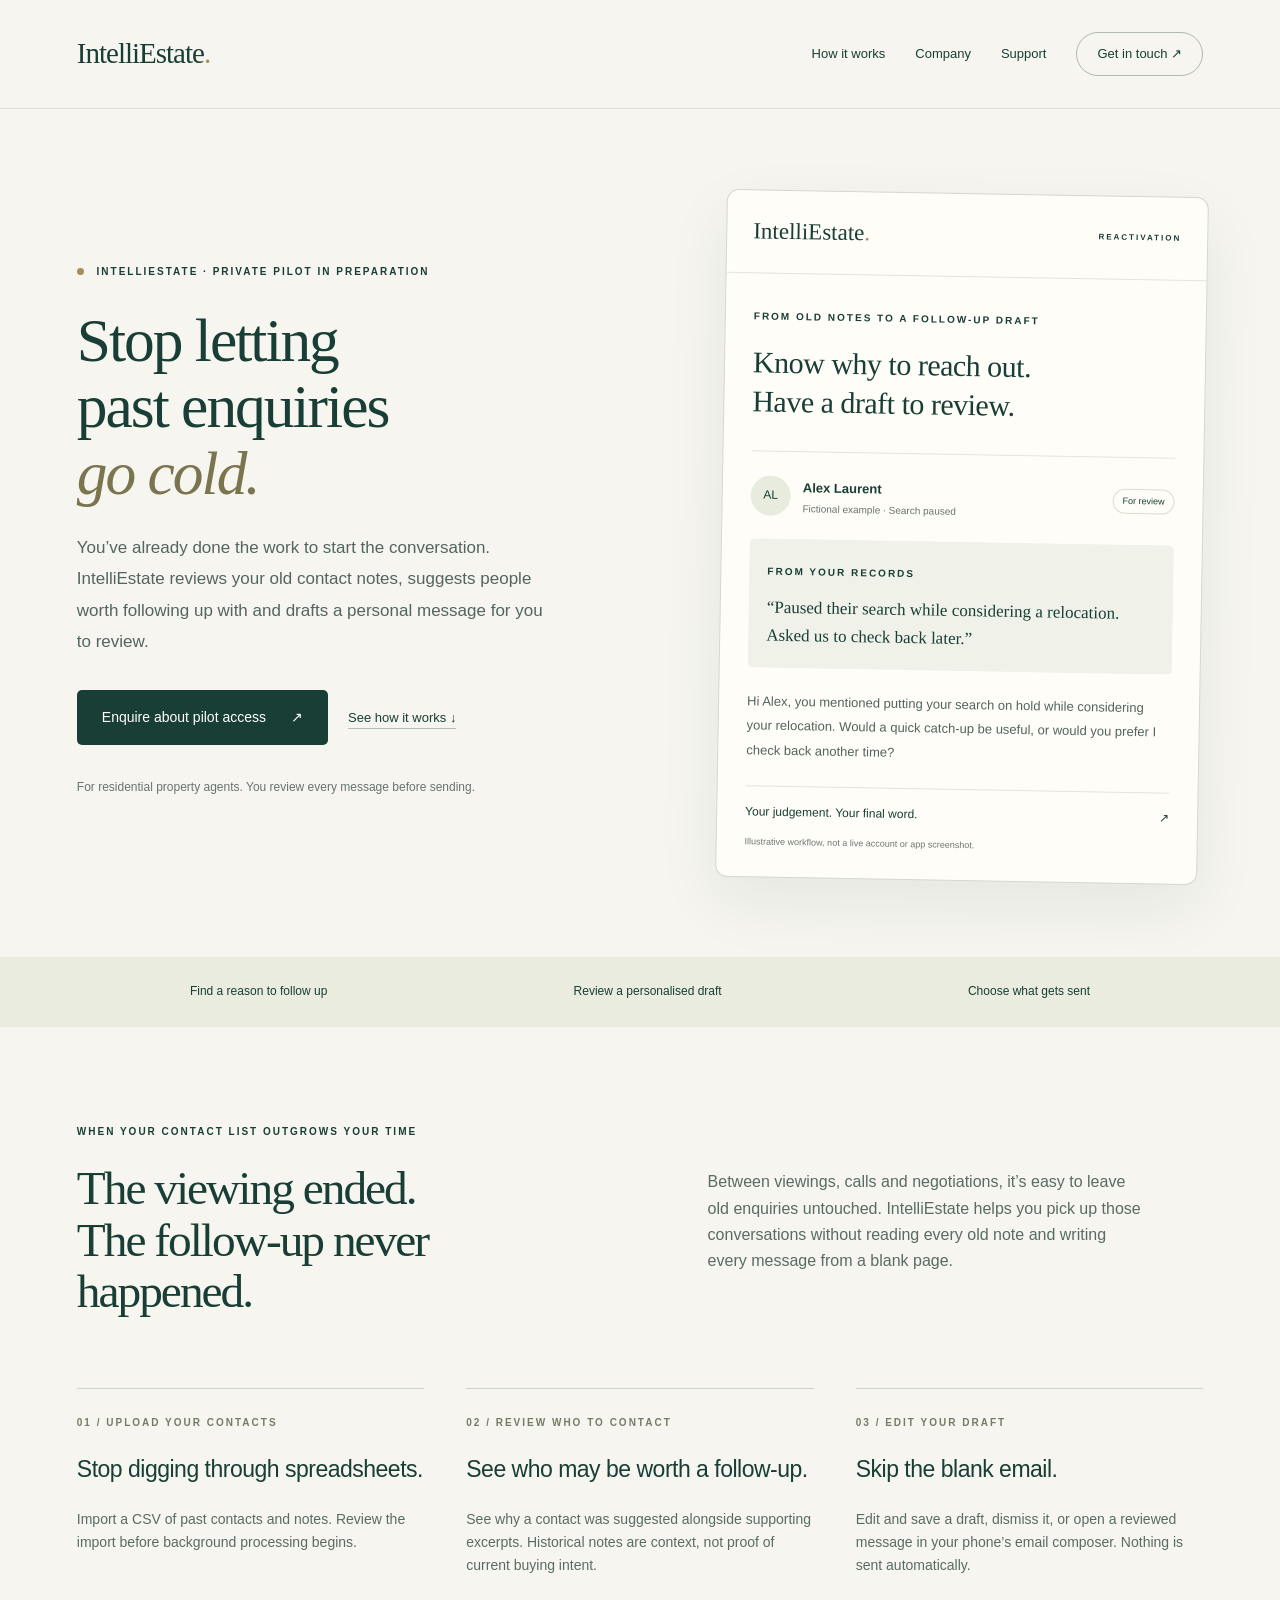
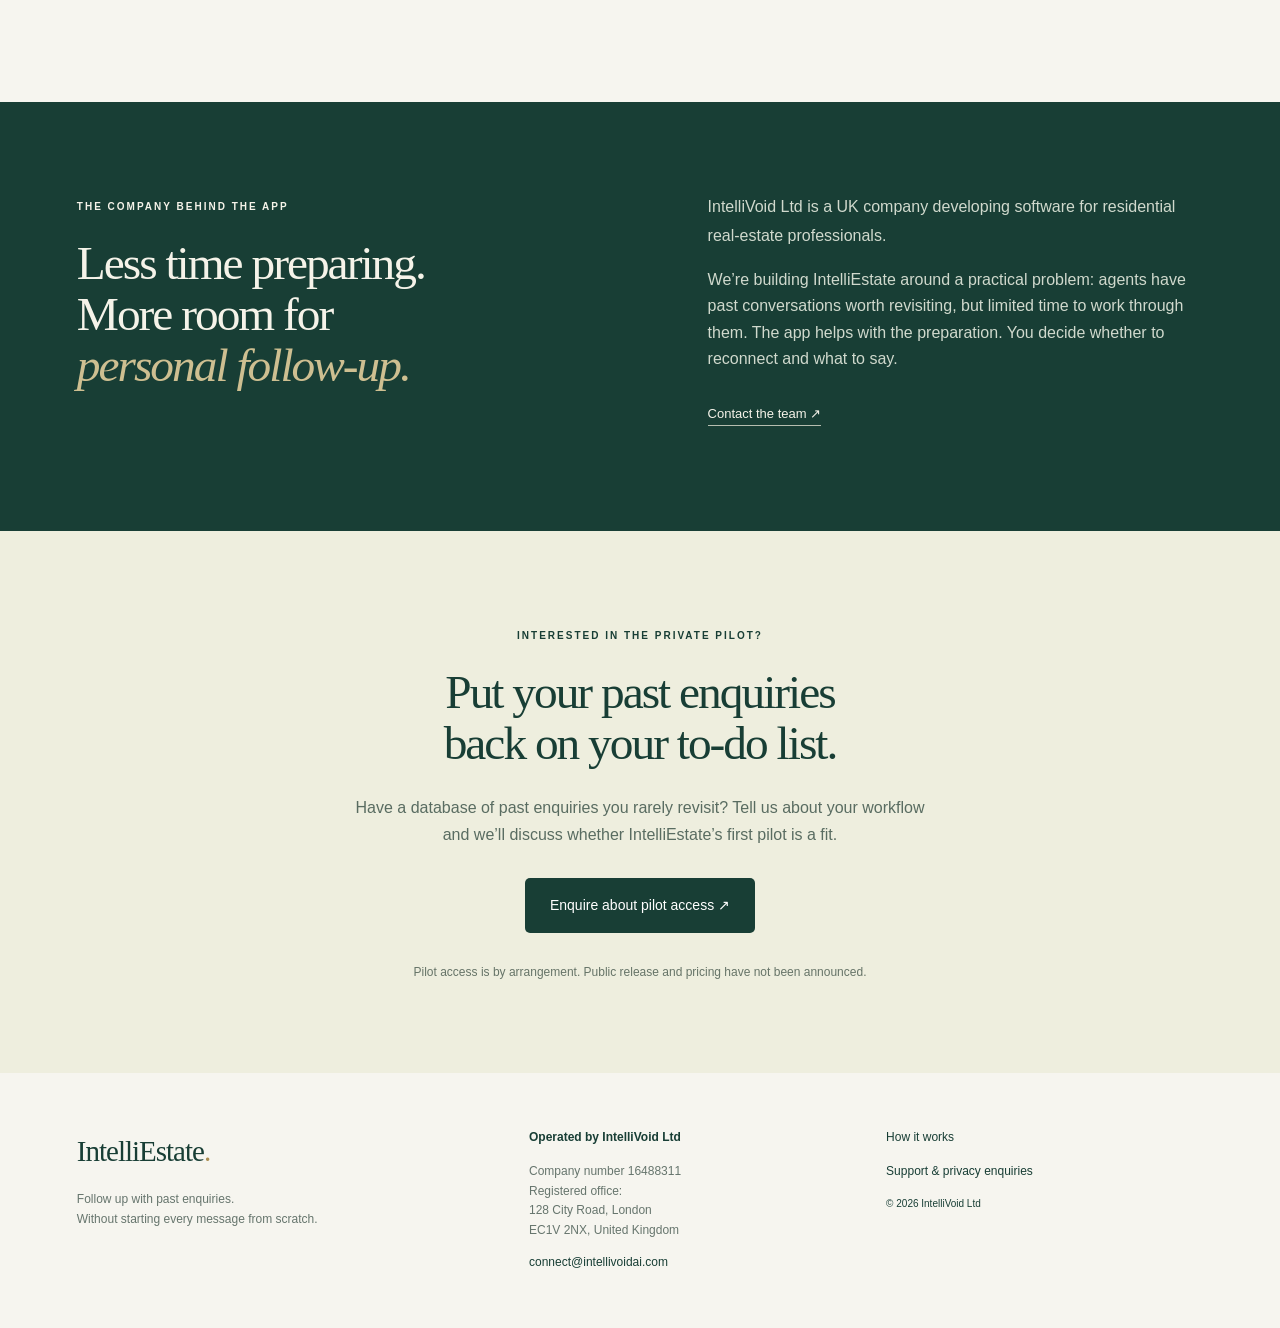
<file: index.html>
<!doctype html><html lang="en"><head><meta charset="utf-8"><meta name="viewport" content="width=device-width,initial-scale=1"><meta name="description" content="Review past property enquiries and prepare personalised follow-ups with IntelliEstate. Import your contacts, see suggested reasons to reconnect and edit AI-generated drafts."><meta name="theme-color" content="#173e34"><title>IntelliEstate | Stop letting past enquiries go cold</title><link rel="stylesheet" href="styles.css"></head><body><a class="skip" href="#main">Skip to content</a><header><a class="logo" href="index.html" aria-label="IntelliEstate home">IntelliEstate<span>.</span></a><nav aria-label="Main navigation"><a href="features.html">How it works</a><a href="index.html#company">Company</a><a href="support.html">Support</a><a class="nav-contact" href="mailto:connect@intellivoidai.com">Get in touch ↗</a></nav></header><main id="main"><section class="hero"><div class="hero-copy"><div class="eyebrow"><span class="dot"></span> INTELLIESTATE · PRIVATE PILOT IN PREPARATION</div><h1>Stop letting<br>past enquiries<br><em>go cold.</em></h1><p class="lead">You’ve already done the work to start the conversation. IntelliEstate reviews your old contact notes, suggests people worth following up with and drafts a personal message for you to review.</p><a class="button" href="mailto:connect@intellivoidai.com?subject=IntelliEstate%20pilot%20enquiry">Enquire about pilot access <span>↗</span></a><a class="text-link" href="features.html">See how it works ↓</a><p class="caption">For residential property agents. You review every message before sending.</p></div><div class="product-card"><div class="product-top"><span>IntelliEstate<span class="gold">.</span></span><span class="small-label">REACTIVATION</span></div><div class="card-content"><span class="eyebrow">FROM OLD NOTES TO A FOLLOW-UP DRAFT</span><h3>Know why to reach out.<br>Have a draft to review.</h3><div class="contact"><div class="avatar">AL</div><div><strong>Alex Laurent</strong><small>Fictional example · Search paused</small></div><span class="pill">For review</span></div><div class="evidence"><span class="small-label">FROM YOUR RECORDS</span><p>“Paused their search while considering a relocation. Asked us to check back later.”</p></div><p class="message">Hi Alex, you mentioned putting your search on hold while considering your relocation. Would a quick catch-up be useful, or would you prefer I check back another time?</p><div class="review-label">Your judgement. Your final word. <span>↗</span></div><small class="example-note">Illustrative workflow, not a live account or app screenshot.</small></div></div></section><section class="principles"><span>Find a reason to follow up</span><span>Review a personalised draft</span><span>Choose what gets sent</span></section><section class="section"><div class="section-heading"><div><span class="eyebrow">WHEN YOUR CONTACT LIST OUTGROWS YOUR TIME</span><h2>The viewing ended.<br>The follow-up never happened.</h2></div><p>Between viewings, calls and negotiations, it’s easy to leave old enquiries untouched. IntelliEstate helps you pick up those conversations without reading every old note and writing every message from a blank page.</p></div><div class="steps"><article><span class="number">01 / UPLOAD YOUR CONTACTS</span><h3>Stop digging through spreadsheets.</h3><p>Import a CSV of past contacts and notes. Review the import before background processing begins.</p></article><article><span class="number">02 / REVIEW WHO TO CONTACT</span><h3>See who may be worth a follow-up.</h3><p>See why a contact was suggested alongside supporting excerpts. Historical notes are context, not proof of current buying intent.</p></article><article><span class="number">03 / EDIT YOUR DRAFT</span><h3>Skip the blank email.</h3><p>Edit and save a draft, dismiss it, or open a reviewed message in your phone’s email composer. Nothing is sent automatically.</p></article></div></section><section class="company section" id="company"><div><span class="eyebrow">THE COMPANY BEHIND THE APP</span><h2>Less time preparing.<br>More room for<br><em>personal follow-up.</em></h2></div><div><p class="lead">IntelliVoid Ltd is a UK company developing software for residential real-estate professionals.</p><p>We’re building IntelliEstate around a practical problem: agents have past conversations worth revisiting, but limited time to work through them. The app helps with the preparation. You decide whether to reconnect and what to say.</p><a class="text-link" href="mailto:connect@intellivoidai.com">Contact the team ↗</a></div></section><section class="invitation section"><span class="eyebrow">INTERESTED IN THE PRIVATE PILOT?</span><h2>Put your past enquiries<br>back on your to-do list.</h2><p>Have a database of past enquiries you rarely revisit? Tell us about your workflow and we’ll discuss whether IntelliEstate’s first pilot is a fit.</p><a class="button" href="mailto:connect@intellivoidai.com?subject=IntelliEstate%20pilot%20enquiry">Enquire about pilot access ↗</a><small>Pilot access is by arrangement. Public release and pricing have not been announced.</small></section></main><footer><div><a class="logo" href="index.html">IntelliEstate<span>.</span></a><p>Follow up with past enquiries.<br>Without starting every message from scratch.</p></div><div><strong>Operated by IntelliVoid Ltd</strong><p>Company number 16488311<br>Registered office:<br>128 City Road, London<br>EC1V 2NX, United Kingdom</p><a href="mailto:connect@intellivoidai.com">connect@intellivoidai.com</a></div><div><a href="features.html">How it works</a><a href="support.html">Support & privacy enquiries</a><small>© 2026 IntelliVoid Ltd</small></div></footer></body></html>
</file>
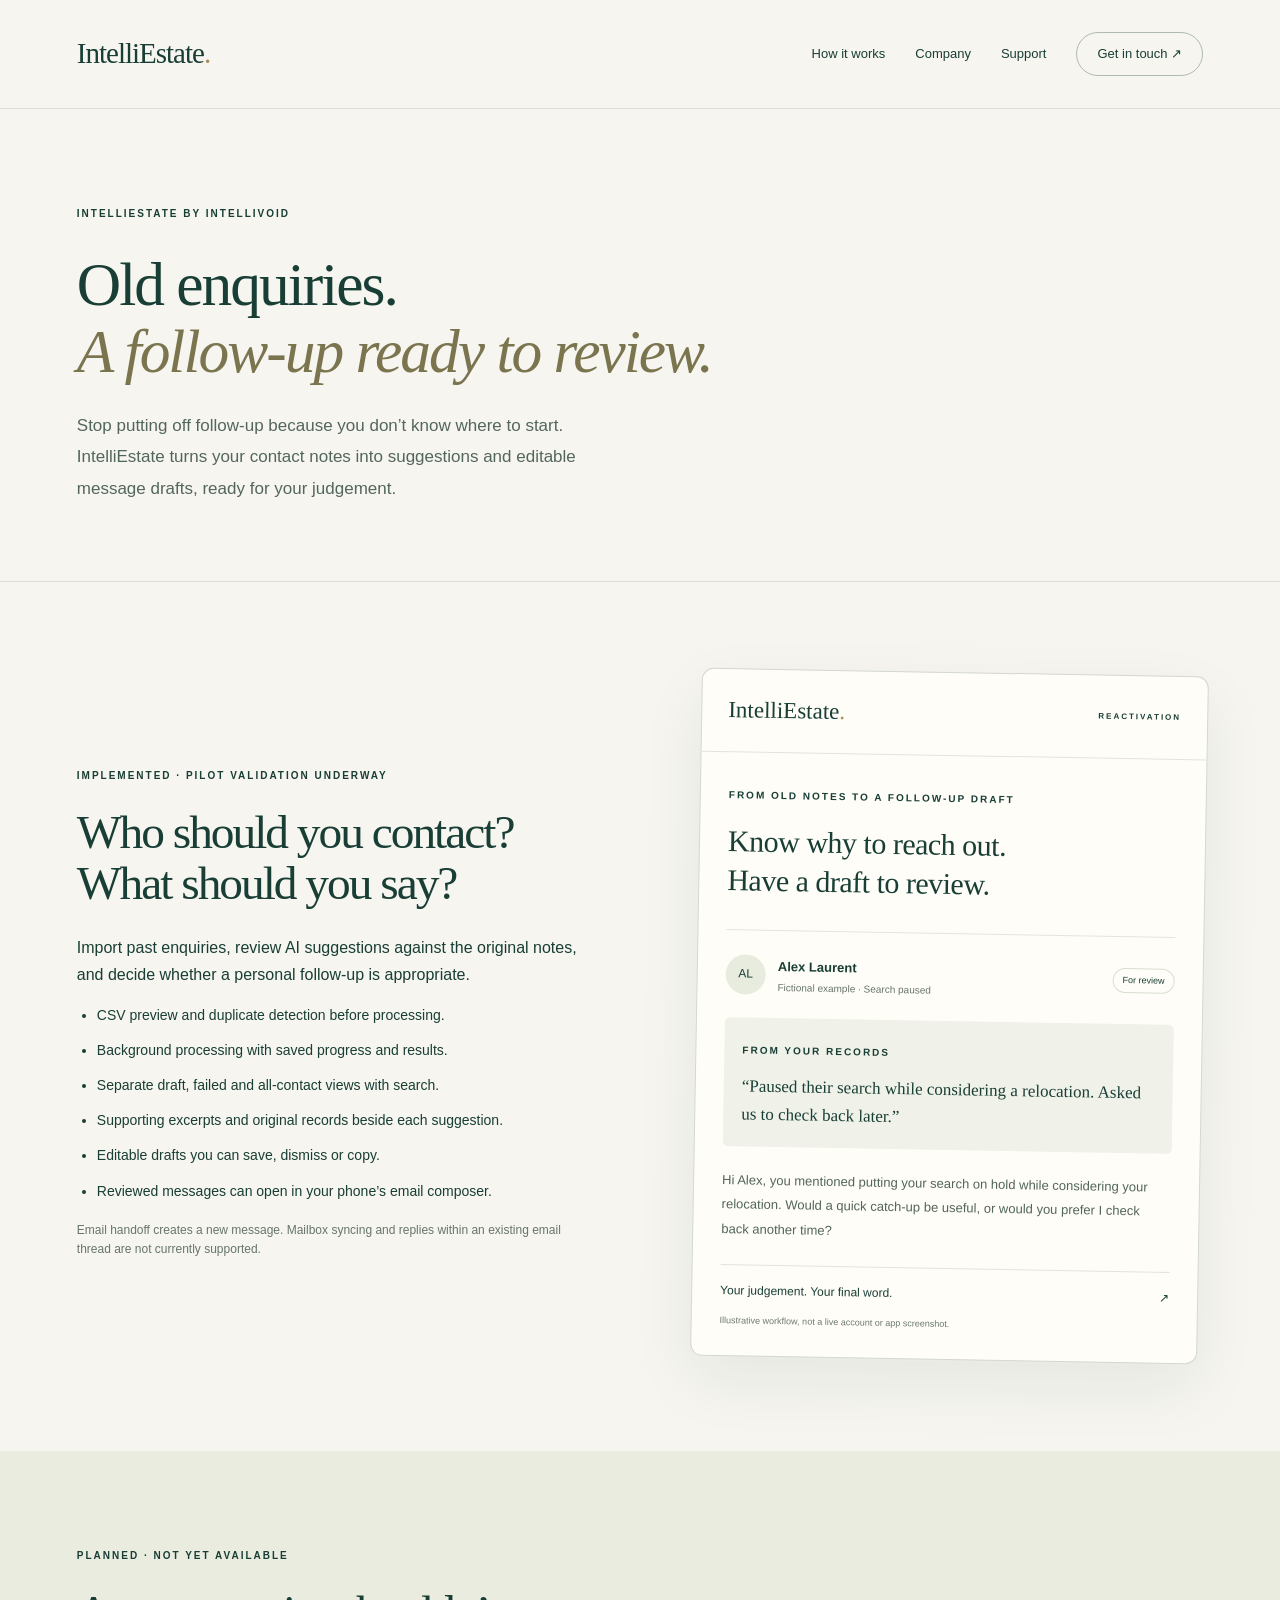
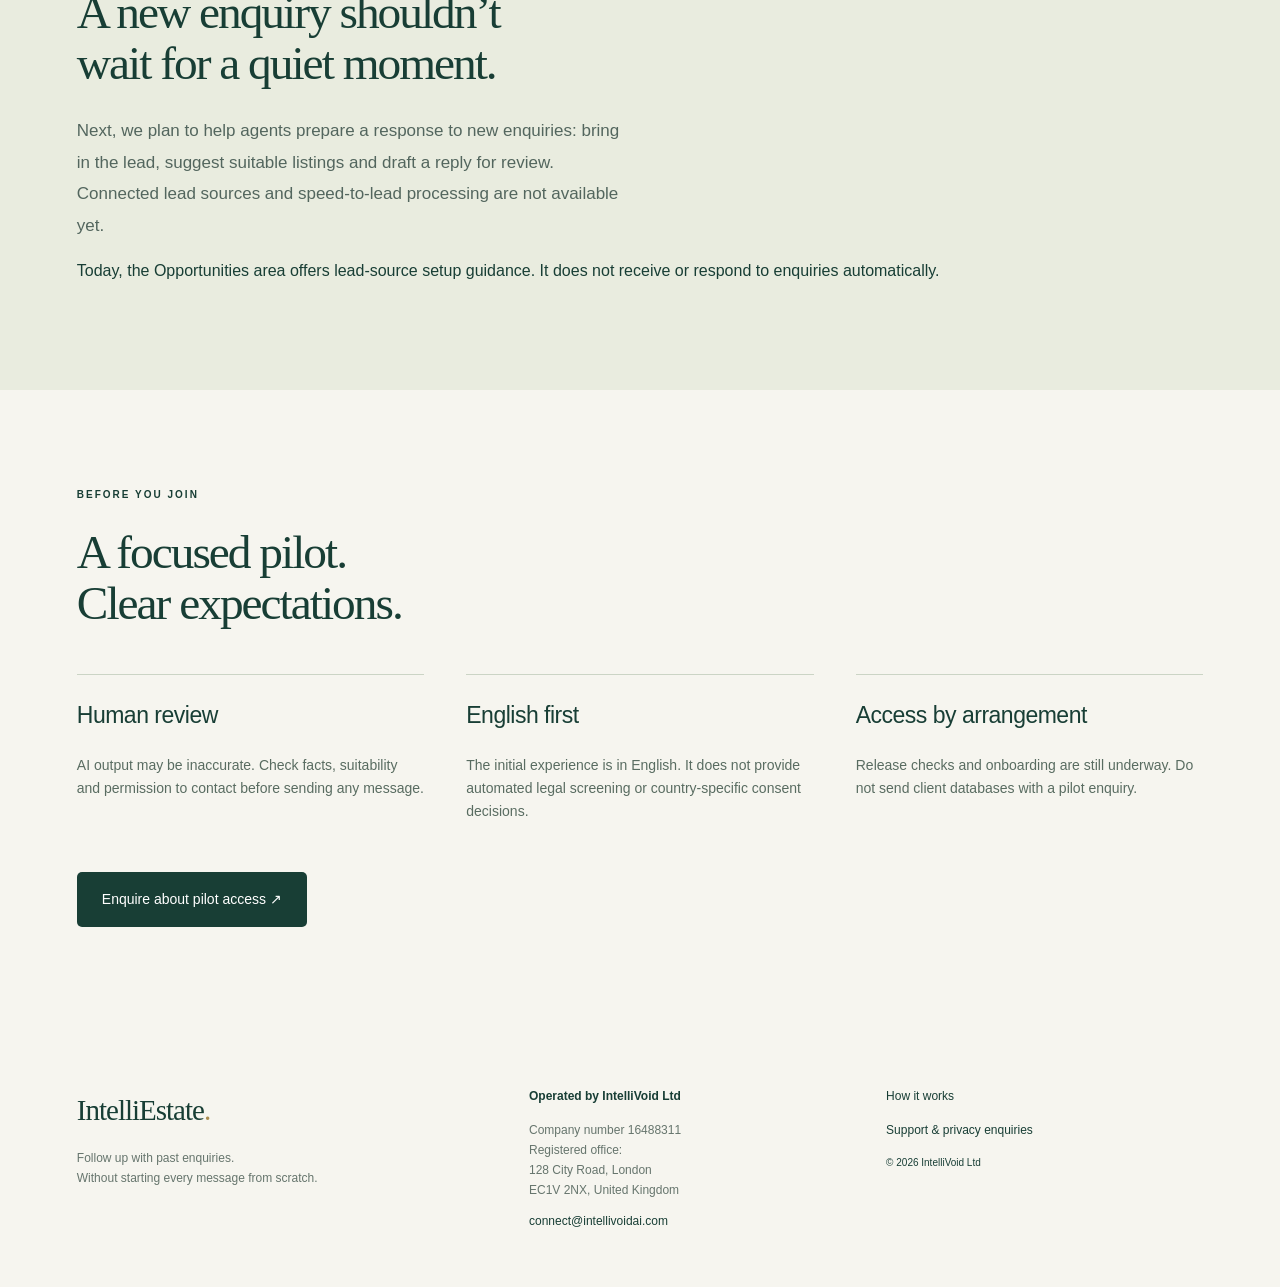
<file: features.html>
<!doctype html><html lang="en"><head><meta charset="utf-8"><meta name="viewport" content="width=device-width,initial-scale=1"><meta name="description" content="Explore IntelliEstate’s Reactivation workflow, editable drafts and planned lead-source capabilities."><meta name="theme-color" content="#173e34"><title>IntelliEstate | Follow up without writing every message from scratch</title><link rel="stylesheet" href="styles.css"></head><body><a class="skip" href="#main">Skip to content</a><header><a class="logo" href="index.html" aria-label="IntelliEstate home">IntelliEstate<span>.</span></a><nav aria-label="Main navigation"><a href="features.html">How it works</a><a href="index.html#company">Company</a><a href="support.html">Support</a><a class="nav-contact" href="mailto:connect@intellivoidai.com">Get in touch ↗</a></nav></header><main id="main"><section class="page-hero"><span class="eyebrow">INTELLIESTATE BY INTELLIVOID</span><h1>Old enquiries.<br><em>A follow-up ready to review.</em></h1><p class="lead">Stop putting off follow-up because you don’t know where to start. IntelliEstate turns your contact notes into suggestions and editable message drafts, ready for your judgement.</p></section><section class="section feature-layout"><div><span class="eyebrow">IMPLEMENTED · PILOT VALIDATION UNDERWAY</span><h2>Who should you contact?<br>What should you say?</h2><p>Import past enquiries, review AI suggestions against the original notes, and decide whether a personal follow-up is appropriate.</p><ul><li>CSV preview and duplicate detection before processing.</li><li>Background processing with saved progress and results.</li><li>Separate draft, failed and all-contact views with search.</li><li>Supporting excerpts and original records beside each suggestion.</li><li>Editable drafts you can save, dismiss or copy.</li><li>Reviewed messages can open in your phone’s email composer.</li></ul><p class="caption">Email handoff creates a new message. Mailbox syncing and replies within an existing email thread are not currently supported.</p></div><div class="product-card"><div class="product-top"><span>IntelliEstate<span class="gold">.</span></span><span class="small-label">REACTIVATION</span></div><div class="card-content"><span class="eyebrow">FROM OLD NOTES TO A FOLLOW-UP DRAFT</span><h3>Know why to reach out.<br>Have a draft to review.</h3><div class="contact"><div class="avatar">AL</div><div><strong>Alex Laurent</strong><small>Fictional example · Search paused</small></div><span class="pill">For review</span></div><div class="evidence"><span class="small-label">FROM YOUR RECORDS</span><p>“Paused their search while considering a relocation. Asked us to check back later.”</p></div><p class="message">Hi Alex, you mentioned putting your search on hold while considering your relocation. Would a quick catch-up be useful, or would you prefer I check back another time?</p><div class="review-label">Your judgement. Your final word. <span>↗</span></div><small class="example-note">Illustrative workflow, not a live account or app screenshot.</small></div></div></section><section class="section roadmap"><span class="eyebrow">PLANNED · NOT YET AVAILABLE</span><h2>A new enquiry shouldn’t<br>wait for a quiet moment.</h2><p class="lead">Next, we plan to help agents prepare a response to new enquiries: bring in the lead, suggest suitable listings and draft a reply for review. Connected lead sources and speed-to-lead processing are not available yet.</p><p>Today, the Opportunities area offers lead-source setup guidance. It does not receive or respond to enquiries automatically.</p></section><section class="section"><span class="eyebrow">BEFORE YOU JOIN</span><h2>A focused pilot.<br>Clear expectations.</h2><div class="steps"><article><h3>Human review</h3><p>AI output may be inaccurate. Check facts, suitability and permission to contact before sending any message.</p></article><article><h3>English first</h3><p>The initial experience is in English. It does not provide automated legal screening or country-specific consent decisions.</p></article><article><h3>Access by arrangement</h3><p>Release checks and onboarding are still underway. Do not send client databases with a pilot enquiry.</p></article></div><a class="button" href="mailto:connect@intellivoidai.com?subject=IntelliEstate%20pilot%20enquiry">Enquire about pilot access ↗</a></section></main><footer><div><a class="logo" href="index.html">IntelliEstate<span>.</span></a><p>Follow up with past enquiries.<br>Without starting every message from scratch.</p></div><div><strong>Operated by IntelliVoid Ltd</strong><p>Company number 16488311<br>Registered office:<br>128 City Road, London<br>EC1V 2NX, United Kingdom</p><a href="mailto:connect@intellivoidai.com">connect@intellivoidai.com</a></div><div><a href="features.html">How it works</a><a href="support.html">Support & privacy enquiries</a><small>© 2026 IntelliVoid Ltd</small></div></footer></body></html>
</file>
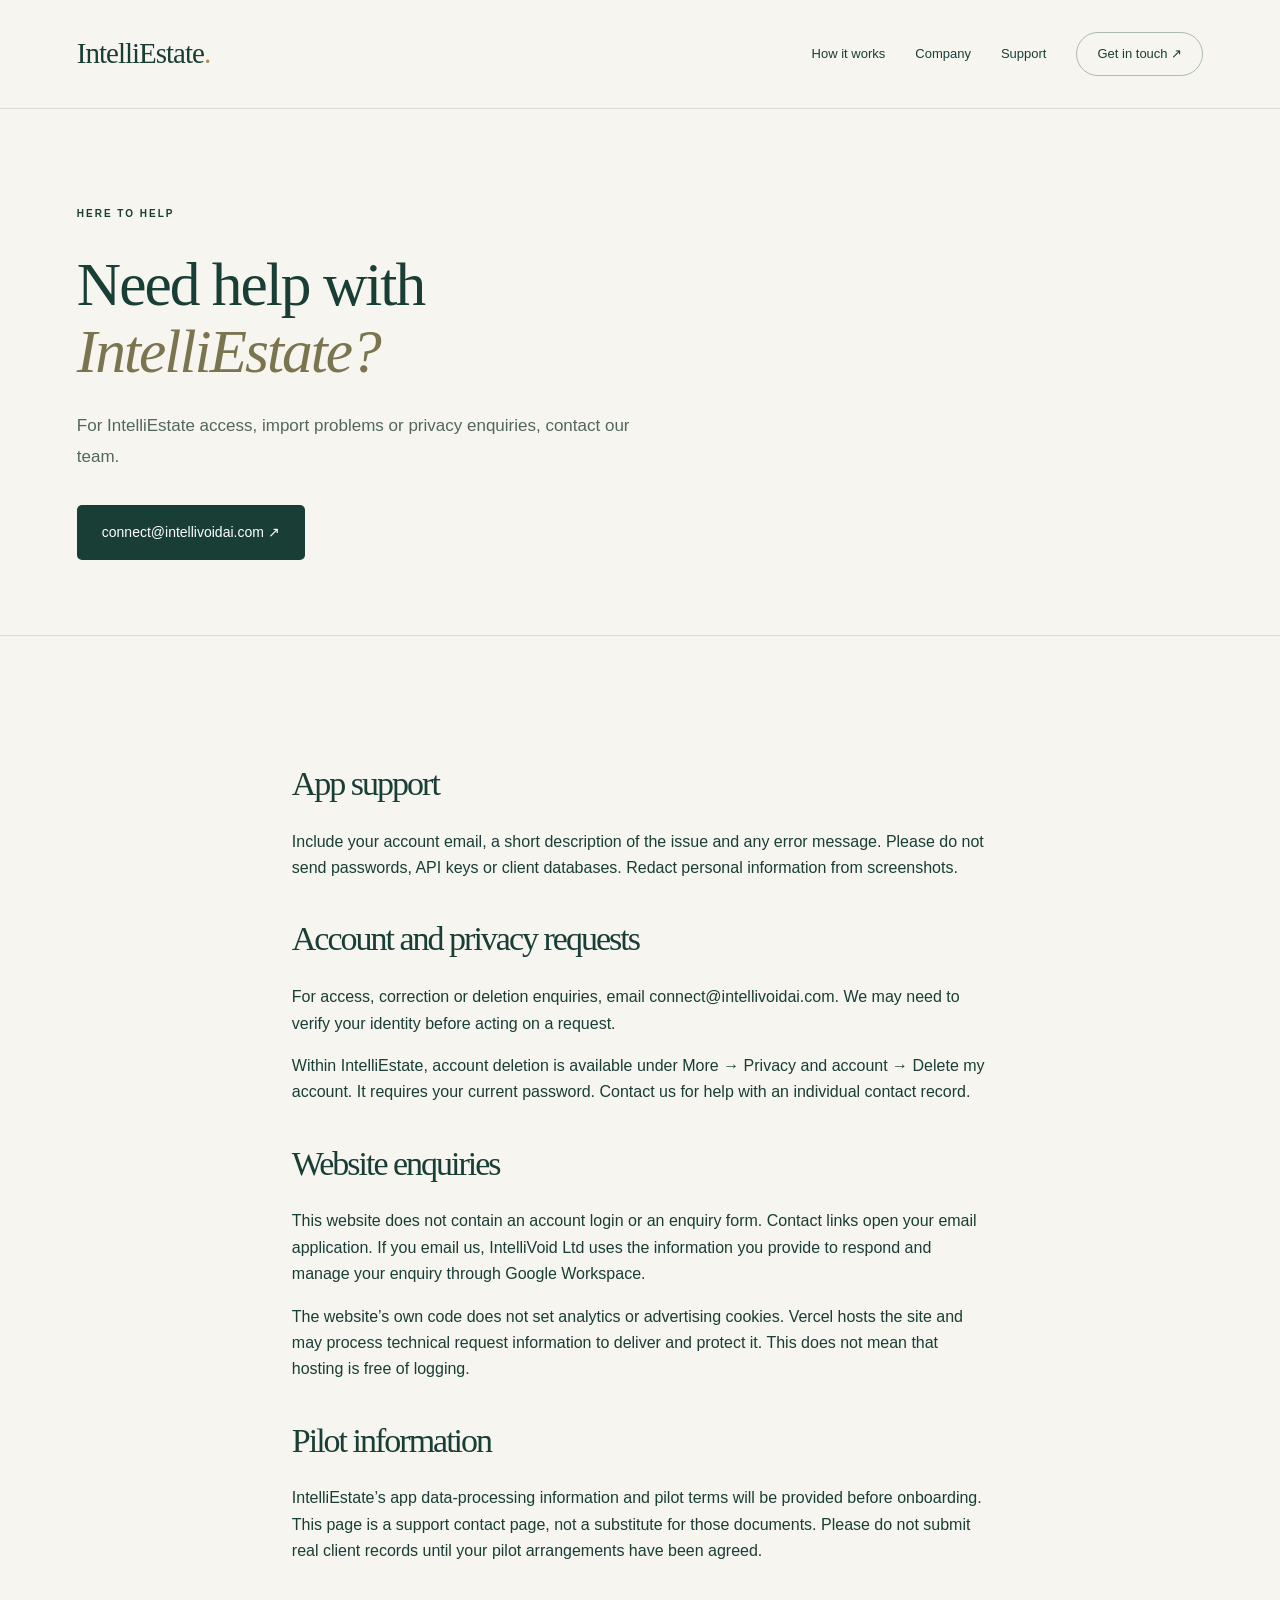
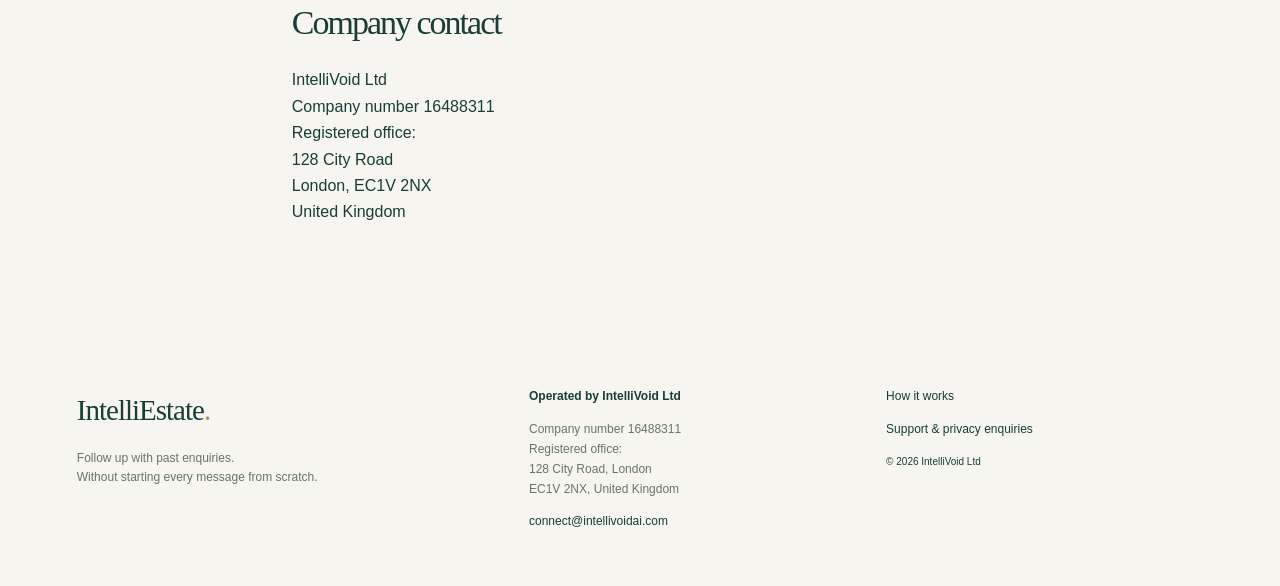
<file: support.html>
<!doctype html><html lang="en"><head><meta charset="utf-8"><meta name="viewport" content="width=device-width,initial-scale=1"><meta name="description" content="Contact IntelliVoid Ltd for IntelliEstate support, account help and privacy enquiries."><meta name="theme-color" content="#173e34"><title>Support & privacy enquiries | IntelliEstate</title><link rel="stylesheet" href="styles.css"></head><body><a class="skip" href="#main">Skip to content</a><header><a class="logo" href="index.html" aria-label="IntelliEstate home">IntelliEstate<span>.</span></a><nav aria-label="Main navigation"><a href="features.html">How it works</a><a href="index.html#company">Company</a><a href="support.html">Support</a><a class="nav-contact" href="mailto:connect@intellivoidai.com">Get in touch ↗</a></nav></header><main id="main"><section class="page-hero"><span class="eyebrow">HERE TO HELP</span><h1>Need help with<br><em>IntelliEstate?</em></h1><p class="lead">For IntelliEstate access, import problems or privacy enquiries, contact our team.</p><a class="button" href="mailto:connect@intellivoidai.com">connect@intellivoidai.com ↗</a></section><section class="section prose"><h2>App support</h2><p>Include your account email, a short description of the issue and any error message. Please do not send passwords, API keys or client databases. Redact personal information from screenshots.</p><h2>Account and privacy requests</h2><p>For access, correction or deletion enquiries, email connect@intellivoidai.com. We may need to verify your identity before acting on a request.</p><p>Within IntelliEstate, account deletion is available under More → Privacy and account → Delete my account. It requires your current password. Contact us for help with an individual contact record.</p><h2>Website enquiries</h2><p>This website does not contain an account login or an enquiry form. Contact links open your email application. If you email us, IntelliVoid Ltd uses the information you provide to respond and manage your enquiry through Google Workspace.</p><p>The website’s own code does not set analytics or advertising cookies. Vercel hosts the site and may process technical request information to deliver and protect it. This does not mean that hosting is free of logging.</p><h2>Pilot information</h2><p>IntelliEstate’s app data-processing information and pilot terms will be provided before onboarding. This page is a support contact page, not a substitute for those documents. Please do not submit real client records until your pilot arrangements have been agreed.</p><h2>Company contact</h2><p>IntelliVoid Ltd<br>Company number 16488311<br>Registered office:<br>128 City Road<br>London, EC1V 2NX<br>United Kingdom</p></section></main><footer><div><a class="logo" href="index.html">IntelliEstate<span>.</span></a><p>Follow up with past enquiries.<br>Without starting every message from scratch.</p></div><div><strong>Operated by IntelliVoid Ltd</strong><p>Company number 16488311<br>Registered office:<br>128 City Road, London<br>EC1V 2NX, United Kingdom</p><a href="mailto:connect@intellivoidai.com">connect@intellivoidai.com</a></div><div><a href="features.html">How it works</a><a href="support.html">Support & privacy enquiries</a><small>© 2026 IntelliVoid Ltd</small></div></footer></body></html>
</file>
<file: styles.css>
*{box-sizing:border-box}html{scroll-behavior:smooth;scroll-padding-top:30px}body{margin:0;background:#f6f5ef;color:#183e35;font-family:Arial,Helvetica,sans-serif;line-height:1.65}a{color:inherit;text-decoration:none}a:hover{text-decoration:underline}a:focus-visible{outline:3px solid #967031;outline-offset:5px}header{max-width:1440px;margin:auto;padding:30px 6%;display:flex;align-items:center;justify-content:space-between;border-bottom:1px solid #dcded4}.logo{font-family:Georgia,serif;font-size:29px;letter-spacing:-1px}.logo span,.gold{color:#ab8d50}nav{display:flex;gap:30px;align-items:center;font-size:13px}.nav-contact{border:1px solid #aebbb0;border-radius:30px;padding:10px 20px}.hero{max-width:1440px;margin:auto;padding:84px 6% 76px;display:grid;grid-template-columns:1.15fr 1fr;gap:8%;align-items:center}.eyebrow,.small-label,.number{font-size:10px;font-weight:bold;letter-spacing:2px}.dot{display:inline-block;width:7px;height:7px;background:#a78d55;border-radius:50%;margin-right:8px}h1,h2,h3,p{margin-top:0}h1,h2{font-family:Georgia,'Times New Roman',serif;font-weight:400;letter-spacing:-2px;line-height:1.08}h1{font-size:clamp(44px,4.8vw,72px);margin:26px 0}h2{font-size:clamp(36px,3.7vw,54px);margin:20px 0 26px}em{font-weight:400;color:#7a744f}h3{font-size:23px;font-weight:500;line-height:1.3;letter-spacing:-.5px}.lead{font-size:17px;line-height:1.85;max-width:560px;color:#53665e}.hero-copy .lead{max-width:480px}.button{display:inline-flex;align-items:center;justify-content:space-between;gap:25px;background:#183e35;color:#fff;padding:16px 25px;border-radius:5px;font-size:14px;margin:15px 0}.button:hover{background:#285246;text-decoration:none}.text-link{display:inline-block;font-size:13px;margin:15px 0 15px 20px;border-bottom:1px solid #b5bdaf}.caption{font-size:12px;color:#66756d;margin-top:18px}.product-card{border:1px solid #d3d9cc;background:#fffdf8;box-shadow:0 24px 65px #1b3f3512;border-radius:12px;transform:rotate(1deg);overflow:hidden}.product-top{display:flex;align-items:center;justify-content:space-between;gap:10px;padding:22px 26px;border-bottom:1px solid #e2e5dc;font-family:Georgia,serif;font-size:23px}.product-top .small-label{font-family:Arial,sans-serif;font-size:8px}.card-content{padding:28px}.card-content h3{font-family:Georgia,serif;font-size:30px;margin-top:15px}.contact{display:flex;align-items:center;gap:12px;border-top:1px solid #e3e6dc;padding:22px 0}.avatar{background:#e8ecdf;border-radius:50%;width:40px;height:40px;display:grid;place-items:center;font-size:12px;flex-shrink:0}.contact strong{font-size:13px}.contact small{display:block;font-size:10px;color:#67766c}.pill{margin-left:auto;font-size:9px;border:1px solid #d7dfce;border-radius:20px;padding:4px 9px;white-space:nowrap}.evidence{background:#f0f2e9;padding:18px;border-radius:5px}.evidence p{font-family:Georgia,serif;font-size:17px;margin:10px 0 0}.message{font-size:13px;color:#52655a;line-height:1.9;margin:22px 0}.review-label{border-top:1px solid #e2e5dc;padding-top:16px;font-size:12px;display:flex;justify-content:space-between}.example-note{display:block;font-size:9px;color:#6b786f;margin-top:12px}.principles{display:flex;justify-content:space-around;gap:20px;background:#e9ecdf;padding:25px 6%;font-size:12px}.section{padding:90px 6%;max-width:1440px;margin:auto}.section-heading{display:grid;grid-template-columns:1fr 1fr;gap:12%;align-items:center}.section-heading>p{max-width:440px;color:#596c61;font-size:16px}.steps{display:grid;grid-template-columns:repeat(3,1fr);gap:42px;margin:45px 0 20px}.steps article{border-top:1px solid #cbd4c5;padding-top:26px}.number{color:#737c65;display:block;margin-bottom:24px}.steps p{font-size:14px;color:#596c61}.company{background:#183e35;color:#f5f3e9;display:grid;grid-template-columns:1fr 1fr;gap:12%}.company em{color:#cebf91}.company .lead,.company p{color:#d0d9cd}.company p{font-size:16px}.company .text-link{margin-left:0}.invitation{text-align:center;background:#eeeede}.invitation p{max-width:570px;margin:0 auto 15px;color:#596c61}.invitation small{display:block;font-size:12px;color:#667468;margin-top:15px}footer{padding:55px 6%;display:grid;grid-template-columns:1.3fr 1fr 1fr;gap:40px;max-width:1440px;margin:auto;font-size:12px}footer p{margin-top:14px;color:#66756d}footer>div:last-child a,footer small{display:block;margin-bottom:14px}.page-hero{padding:90px 6% 60px;max-width:1440px;margin:auto;border-bottom:1px solid #d9dfd1}.feature-layout{display:grid;grid-template-columns:1fr 1fr;gap:10%;align-items:center}li{margin:12px 0}ul{padding-left:20px;font-size:14px}.roadmap{background:#e9ecdf}.prose{max-width:850px}.prose h2{font-size:34px;margin-top:40px}.skip{position:absolute;left:12px;top:-100px;background:#fff;padding:12px;z-index:10}.skip:focus{top:12px}@media(max-width:800px){header{padding:20px 6%;align-items:flex-start}.logo{font-size:25px}nav{gap:14px;flex-wrap:wrap;justify-content:flex-end;max-width:60%;font-size:11px}.nav-contact{display:none}.hero{grid-template-columns:1fr;padding-top:52px;gap:45px}.hero h1{font-size:48px}.product-card{transform:none;max-width:540px;width:100%}.principles{flex-wrap:wrap;justify-content:center;font-size:11px}.section{padding-top:55px;padding-bottom:55px}.section-heading,.company,.feature-layout{grid-template-columns:1fr;gap:30px}.steps{grid-template-columns:1fr;gap:18px}.number{margin-bottom:14px}footer{grid-template-columns:1fr;gap:22px}.page-hero{padding-top:50px}.text-link{margin-left:12px}.card-content{padding:22px}.product-top{padding:20px}.contact{gap:8px}}@media(prefers-reduced-motion:reduce){html{scroll-behavior:auto}}
</file>
